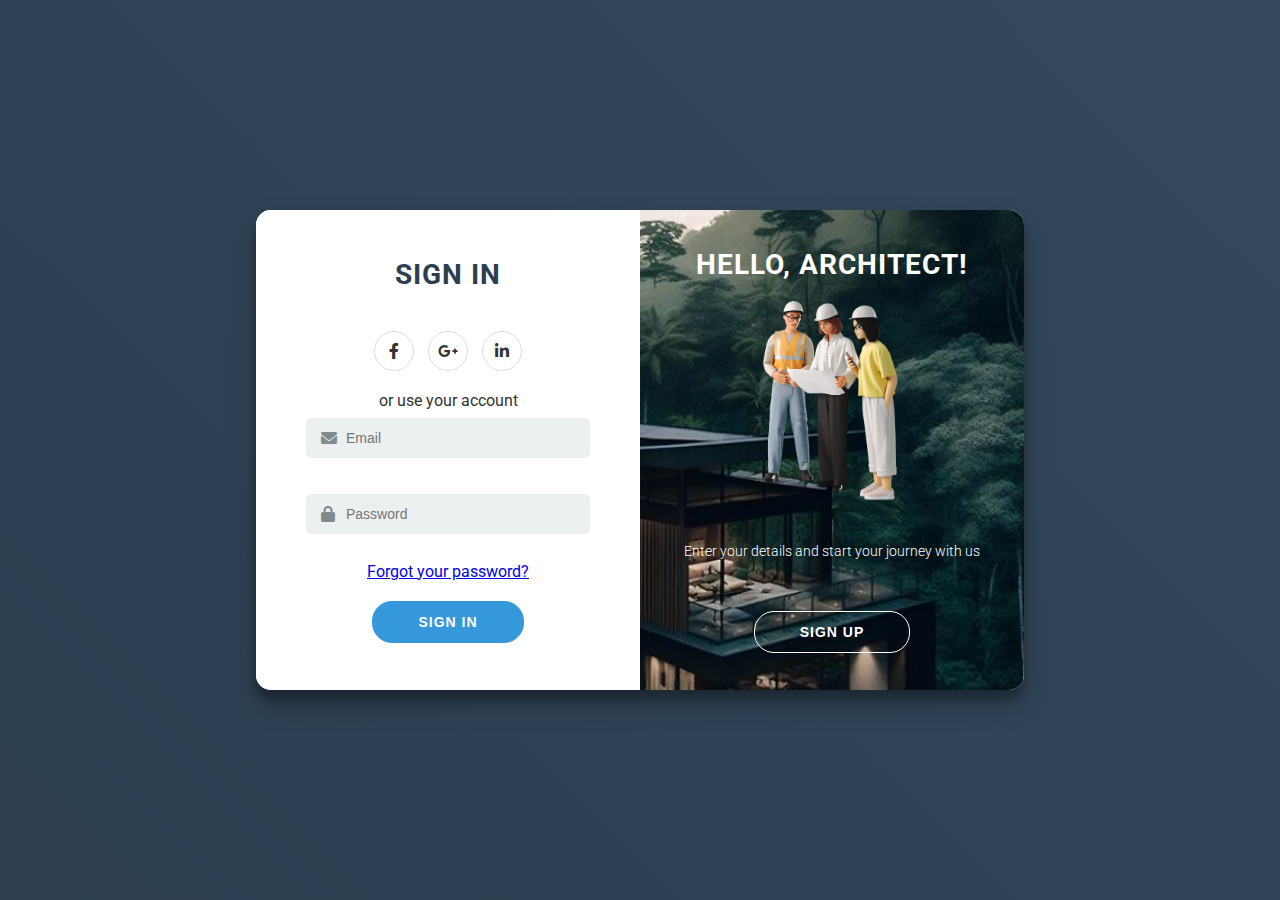
<file: login.html>
<!DOCTYPE html>
<html lang="en">
<head>
    <meta charset="UTF-8">
    <meta name="viewport" content="width=device-width, initial-scale=1.0">
    <title>Architectural Login and Sign Up</title>
    <link rel="stylesheet" href="https://cdnjs.cloudflare.com/ajax/libs/font-awesome/6.0.0-beta3/css/all.min.css">
    <style>
        @import url('https://fonts.googleapis.com/css2?family=Roboto:wght@300;400;700&display=swap');

        * {
            box-sizing: border-box;
            margin: 0;
            padding: 0;
        }

        body {
            font-family: 'Roboto', sans-serif;
            background-color: #f6f5f7;
            display: flex;
            justify-content: center;
            align-items: center;
            height: 100vh;
            background: linear-gradient(45deg, #2c3e50, #34495e);
            color: #333;
        }

        .container {
            background-color: #fff;
            border-radius: 15px;
            box-shadow: 0 14px 28px rgba(0, 0, 0, 0.25), 0 10px 10px rgba(0, 0, 0, 0.22);
            position: relative;
            width: 768px;
            max-width: 100%;
            min-height: 480px;
            overflow: hidden;
            transition: all 0.3s ease;
        }

        .container:hover {
            transform: translateY(-5px);
            box-shadow: 0 20px 30px rgba(0, 0, 0, 0.3);
        }

        .form-container {
            position: absolute;
            top: 0;
            height: 100%;
            transition: all 0.6s ease-in-out;
        }

        .sign-in-container {
            left: 0;
            width: 50%;
            z-index: 2;
        }

        .sign-up-container {
            left: 0;
            width: 50%;
            opacity: 0;
            z-index: 1;
        }

        .container.right-panel-active .sign-in-container {
            transform: translateX(100%);
        }

        .container.right-panel-active .sign-up-container {
            transform: translateX(100%);
            opacity: 1;
            z-index: 5;
            animation: show 0.6s;
        }

        @keyframes show {
            0%, 49.99% {
                opacity: 0;
                z-index: 1;
            }
            50%, 100% {
                opacity: 1;
                z-index: 5;
            }
        }

        form {
            background-color: #fff;
            display: flex;
            flex-direction: column;
            padding: 0 50px;
            height: 100%;
            justify-content: center;
            align-items: center;
            text-align: center;
        }

        h1 {
            font-weight: bold;
            margin: 0 0 20px;
            font-size: 28px;
            color: #2c3e50;
            text-transform: uppercase;
            letter-spacing: 1px;
        }

        .input-group {
            position: relative;
            margin-bottom: 20px;
            width: 100%;
        }

        .input-group i {
            position: absolute;
            top: 50%;
            left: 15px;
            transform: translateY(-50%);
            color: #7f8c8d;
        }

        input {
            background-color: #ecf0f1;
            border: none;
            padding: 12px 15px 12px 40px;
            margin: 8px 0;
            width: 100%;
            border-radius: 5px;
            font-size: 14px;
            transition: all 0.3s ease;
        }

        input:focus {
            outline: none;
            box-shadow: 0 0 5px rgba(52, 152, 219, 0.5);
        }

        button {
            border-radius: 20px;
            border: 1px solid #3498db;
            background-color: #3498db;
            color: #fff;
            font-size: 14px;
            font-weight: bold;
            padding: 12px 45px;
            margin-top: 20px;
            letter-spacing: 1px;
            text-transform: uppercase;
            transition: transform 80ms ease-in, background-color 0.3s;
        }

        button:active {
            transform: scale(0.95);
        }

        button:focus {
            outline: none;
        }

        button:hover {
            background-color: #2980b9;
        }

        button.ghost {
            background-color: transparent;
            border-color: #fff;
        }

        button.ghost:hover {
            background-color: rgba(255, 255, 255, 0.1);
        }

        .overlay-container {
            position: absolute;
            top: 0;
            left: 50%;
            width: 50%;
            height: 100%;
            overflow: hidden;
            transition: transform 0.6s ease-in-out;
            z-index: 100;
        }

        .container.right-panel-active .overlay-container {
            transform: translateX(-100%);
        }

        .overlay {
            background-image: url('img/img1.jpg');
            background-repeat: no-repeat;
            background-size: cover;
            background-position: 0 0;
            color: #fff;
            position: relative;
            left: -100%;
            height: 100%;
            width: 200%;
            transform: translateX(0);
            transition: transform 0.6s ease-in-out;
        }

        .container.right-panel-active .overlay {
            transform: translateX(50%);
        }

        .overlay-panel {
            position: absolute;
            display: flex;
            flex-direction: column;
            justify-content: center;
            align-items: center;
            padding: 0 40px;
            text-align: center;
            top: 0;
            height: 100%;
            width: 50%;
            transform: translateX(0);
            transition: transform 0.6s ease-in-out;
        }

        .overlay-panel h1 {
            color: #fff;
        }

        .overlay-panel p {
            font-size: 14px;
            font-weight: 300;
            line-height: 20px;
            margin: 20px 0 30px;
        }

        .overlay-left {
            transform: translateX(-20%);
        }

        .container.right-panel-active .overlay-left {
            transform: translateX(0);
        }

        .overlay-right {
            right: 0;
            transform: translateX(0);
        }

        .container.right-panel-active .overlay-right {
            transform: translateX(20%);
        }

        .login-illustration {
            height: 200px;
            max-width: 250px;
            margin-bottom: 20px;
            transition: transform 0.3s ease;
        }

        .login-illustration:hover {
            transform: scale(1.05);
        }

        .social-container {
            margin: 20px 0;
        }

        .social-container a {
            border: 1px solid #ddd;
            border-radius: 50%;
            display: inline-flex;
            justify-content: center;
            align-items: center;
            margin: 0 5px;
            height: 40px;
            width: 40px;
            text-decoration: none;
            color: #333;
            transition: all 0.3s ease;
        }

        .social-container .fb:hover {
            background-color: #3b5998;
            color: #fff;
            border-color: #3b5998; 
        }

        .social-container .gm:hover {
            background-color: #db4437;
            color: #fff;
            border-color: #db4437; 
        }

        .social-container .in:hover {
            background-color: #0077b5;
            color: #fff;
            border-color: #0077b5; 
        }

    </style>
</head>
<body>
    <div class="container">
        <div class="form-container sign-up-container">
            <form action="#">
                <h1>Create Account</h1>
                <div class="social-container">
                    <a href="#" class="social fb"><i class="fab fa-facebook-f"></i></a>
                    <a href="#" class="social gm"><i class="fab fa-google-plus-g"></i></a>
                    <a href="#" class="social in"><i class="fab fa-linkedin-in"></i></a>
                </div>                
                <span>or use your email for registration</span>
                <div class="input-group">
                    <i class="fas fa-user"></i>
                    <input type="text" placeholder="Name" />
                </div>
                <div class="input-group">
                    <i class="fas fa-envelope"></i>
                    <input type="email" placeholder="Email" />
                </div>
                <div class="input-group">
                    <i class="fas fa-lock"></i>
                    <input type="password" placeholder="Password" />
                </div>
                <button>Sign Up</button>
            </form>
        </div>
        <div class="form-container sign-in-container">
            <form action="#">
                <h1>Sign in</h1>
                <div class="social-container">
                    <a href="#" class="social fb"><i class="fab fa-facebook-f"></i></a>
                    <a href="#" class="social gm"><i class="fab fa-google-plus-g"></i></a>
                    <a href="#" class="social in"><i class="fab fa-linkedin-in"></i></a>
                </div>  
                <span>or use your account</span>
                <div class="input-group">
                    <i class="fas fa-envelope"></i>
                    <input type="email" placeholder="Email" />
                </div>
                <div class="input-group">
                    <i class="fas fa-lock"></i>
                    <input type="password" placeholder="Password" />
                </div>
                <a href="#">Forgot your password?</a>
                <button>Sign In</button>
            </form>
        </div>
        <div class="overlay-container">
            <div class="overlay">
                <div class="overlay-panel overlay-left">
                    <h1>Welcome Back!</h1>
                    <img src="img/3d-business-people-at-a-construction-site.png" alt="Architecture Illustration" class="login-illustration">
                    <p>To keep connected with us please login with your personal info</p>
                    <button class="ghost" id="signIn">Sign In</button>
                </div>
                <div class="overlay-panel overlay-right">
                    <h1>Hello, Architect!</h1>
                    <img src="img/3d-business-people-at-a-construction-site.png" alt="Architecture Illustration" class="login-illustration">
                    <p>Enter your details and start your journey with us</p>
                    <button class="ghost" id="signUp">Sign Up</button>
                </div>
            </div>
        </div>
    </div>
    <script>
        const signInButton = document.getElementById('signIn');
        const signUpButton = document.getElementById('signUp');
        const container = document.querySelector('.container');

        signInButton.addEventListener('click', () => {
            container.classList.remove('right-panel-active');
        });

        signUpButton.addEventListener('click', () => {
            container.classList.add('right-panel-active');
        });
    </script>
</body>
</html>
</file>
